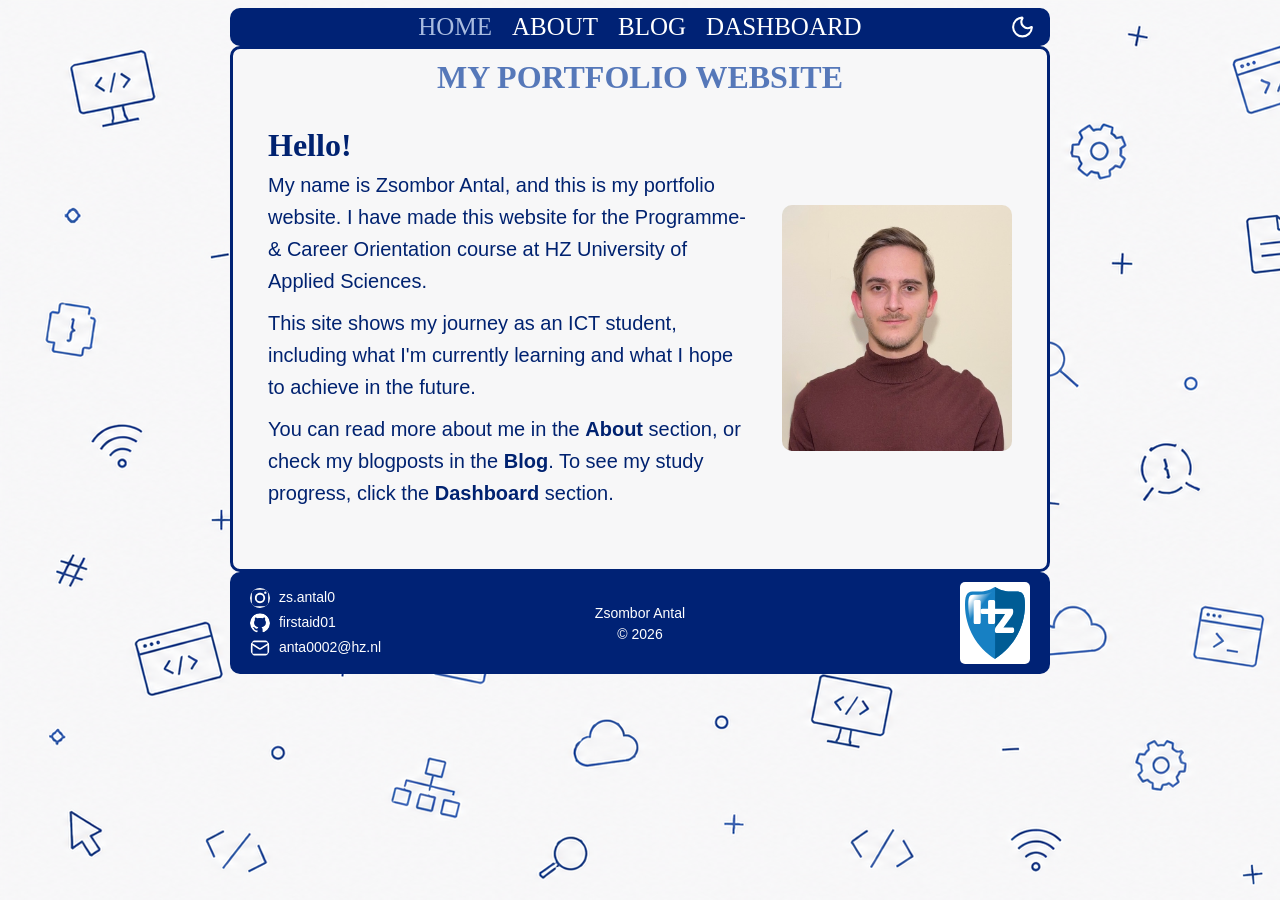
<file: index.html>
<!DOCTYPE html>
<html lang="en">

<head>
    <link rel="stylesheet" href="./css/style.css">
    <meta name="viewport" content="width=device-width, initial-scale=1.0">
    <meta charset="UTF-8">
    <meta name="description" content="My ICT portfolio at HZ University of Applied Sciences">
    <title>Home | My ICT Portfolio</title>
</head>
<!-- NAVBAR  -->

<body>
    <nav class="navbar">
        <a class="current" href="./index.html">HOME</a>
        <a href="./about.html">ABOUT</a>
        <a href="./blog.html">BLOG</a>
        <a href="./dashboard.html">DASHBOARD</a>
        <button class="theme-toggle" onclick="toggleDarkMode()">
            <img id="theme-icon" src="./resources/moon.svg" alt="Enable dark mode">
        </button>
    </nav>

    <!-- MAIN BODY -->
    <main class="main">
        <h1>MY PORTFOLIO WEBSITE</h1>
        <section class="index-intro">
            <div class="index-main">
                <h2>Hello!</h2>
                <p>My name is Zsombor Antal, and this is my portfolio website. I have made this website for the
                    Programme- & Career Orientation course at HZ University of Applied Sciences.</p>
                <p>This site shows my journey as an ICT student, including what I'm currently learning and what I hope
                    to achieve in the future.
                </p>
                <p>You can read more about me in the <b>About</b> section, or check my blogposts in the <b>Blog</b>. To
                    see my study progress, click the <b>Dashboard</b> section.</p>
            </div>
            <img class="me2" src="./resources/me2.jpeg" alt="Picture">
        </section>
    </main>

    <!-- FOOTER -->
    <footer class="footer">
        <div class="footer-contact">
            <p>
                <img src="./resources/Instagram_Glyph_White.svg" alt="Instagram">
                <a href="https://www.instagram.com/zs.antal0/" target="_blank">zs.antal0</a>
            </p>
            <p>
                <img src="./resources/GitHub_Invertocat_White.svg" alt="GitHub">
                <a href="https://github.com/firstaid01" target="_blank">firstaid01</a>
            </p>
            <p><img class="email-icon" src="./resources/mail.svg" alt="Email"> anta0002@hz.nl</p>
        </div>
        <div class="footer-copyright">
            <p>Zsombor Antal</p>
            <p>© 2026</p>
        </div>
        <img class="hz-logo" src="./resources/hz-logo.svg" alt="HZ University of Applied Sciences shield">
    </footer>
</body>
<!-- JS -->
<script src="./js/darkmode.js"></script>
</html>
</file>
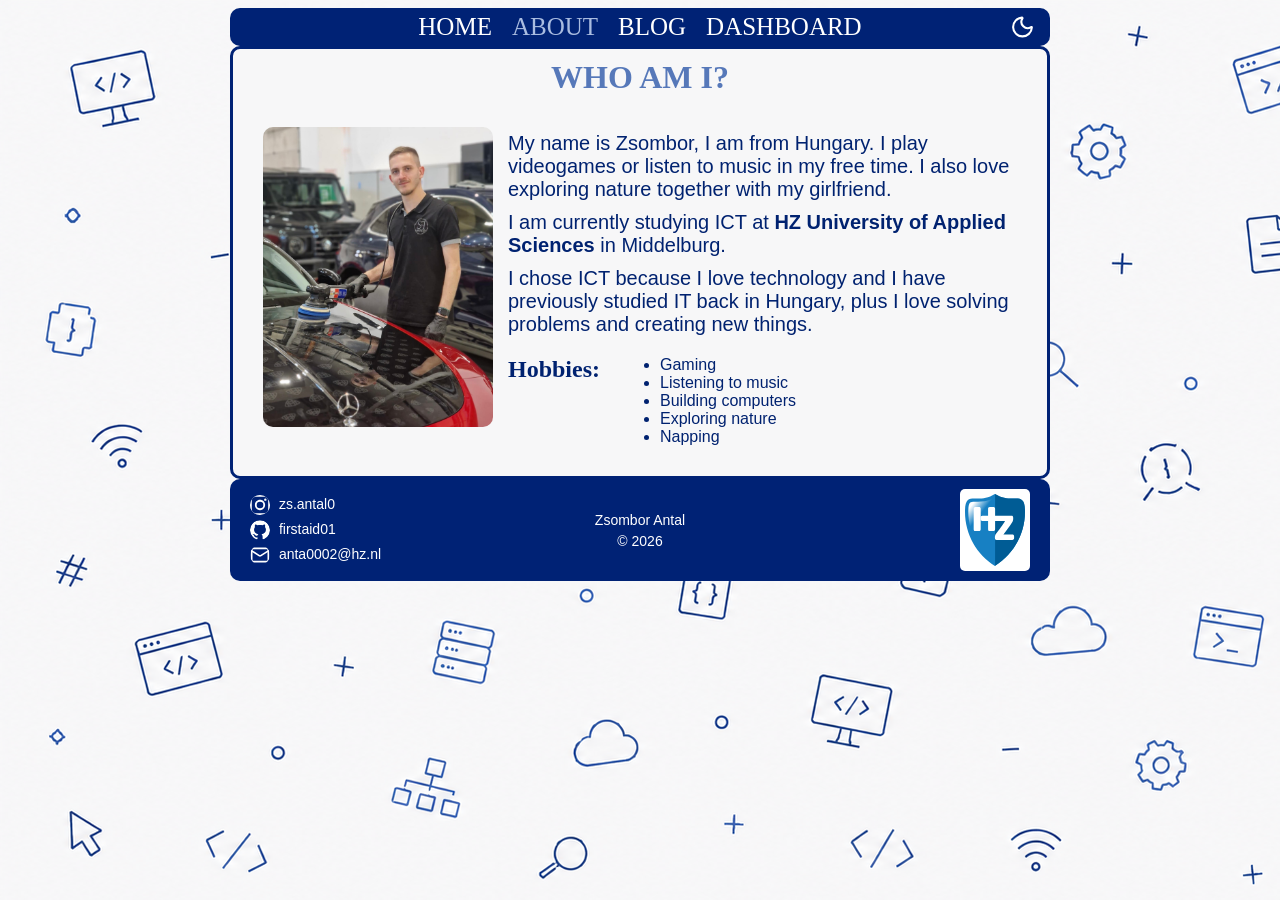
<file: about.html>
<!DOCTYPE html>
<html lang="en">

<head>
    <link rel="stylesheet" href="./css/style.css">
    <meta name="viewport" content="width=device-width, initial-scale=1.0">
    <meta charset="UTF-8">
    <meta name="description" content="Introduction">
    <title>Who am I? | My ICT Portfolio</title>
</head>

<body>
    <!-- NAVBAR HERE -->
    <nav class="navbar">
        <a href="./index.html">HOME</a>
        <a class="current" href="./about.html">ABOUT</a>
        <a href="./blog.html">BLOG</a>
        <a href="./dashboard.html">DASHBOARD</a>
        <button class="theme-toggle" onclick="toggleDarkMode()">
            <img id="theme-icon" src="./resources/moon.svg" alt="Enable dark mode">
        </button>
    </nav>

    <!-- MAIN BODY -->
    <main class="main">
        <h1>WHO AM I?</h1>
        <div class="bio-container">
            <img class="me" src="./resources/me.jpg">
            <div class="bio">
                <p>My name is Zsombor, I am from Hungary. I play videogames or listen to music in my free time. I also
                    love exploring nature together with my girlfriend.</p>
                <p>I am currently studying ICT at <b>HZ University of Applied Sciences</b> in Middelburg.
                <p>I chose ICT because I love technology and I have previously studied IT back in
                    Hungary, plus I love solving problems and creating new things.</p>

                <!-- HOBBIES -->
                <div class="hobbies">
                    <h2>Hobbies:</h2>
                    <ul class="hobbylist">
                        <li>Gaming</li>
                        <li>Listening to music</li>
                        <li>Building computers</li>
                        <li>Exploring nature</li>
                        <li>Napping</li>
                    </ul>
                </div>
            </div>
        </div>
    </main>

    <!-- FOOTER / CONTACT / LOGO(?)-->
    <footer class="footer">
        <div class="footer-contact">
            <p> <img src="./resources/Instagram_Glyph_White.svg" alt="Instagram"> <a
                    href="https://www.instagram.com/zs.antal0/" target="_blank">zs.antal0</a>
            </p>
            <p> <img src="./resources/GitHub_Invertocat_White.svg" alt="GitHub"> <a href="https://github.com/firstaid01"
                    target="_blank">firstaid01</a> </p>
            <p> <img class="email-icon" src="./resources/mail.svg" alt="Email"> anta0002@hz.nl </p>
        </div>
        <div class="footer-copyright">
            <p>Zsombor Antal</p>
            <p>© 2026</p>
        </div>
        <img class="hz-logo" src="./resources/hz-logo.svg" alt="HZ University of Applied Sciences shield">
    </footer>
    <!-- JS -->
    <script src="./js/darkmode.js"></script>
</body>

</html>
</file>
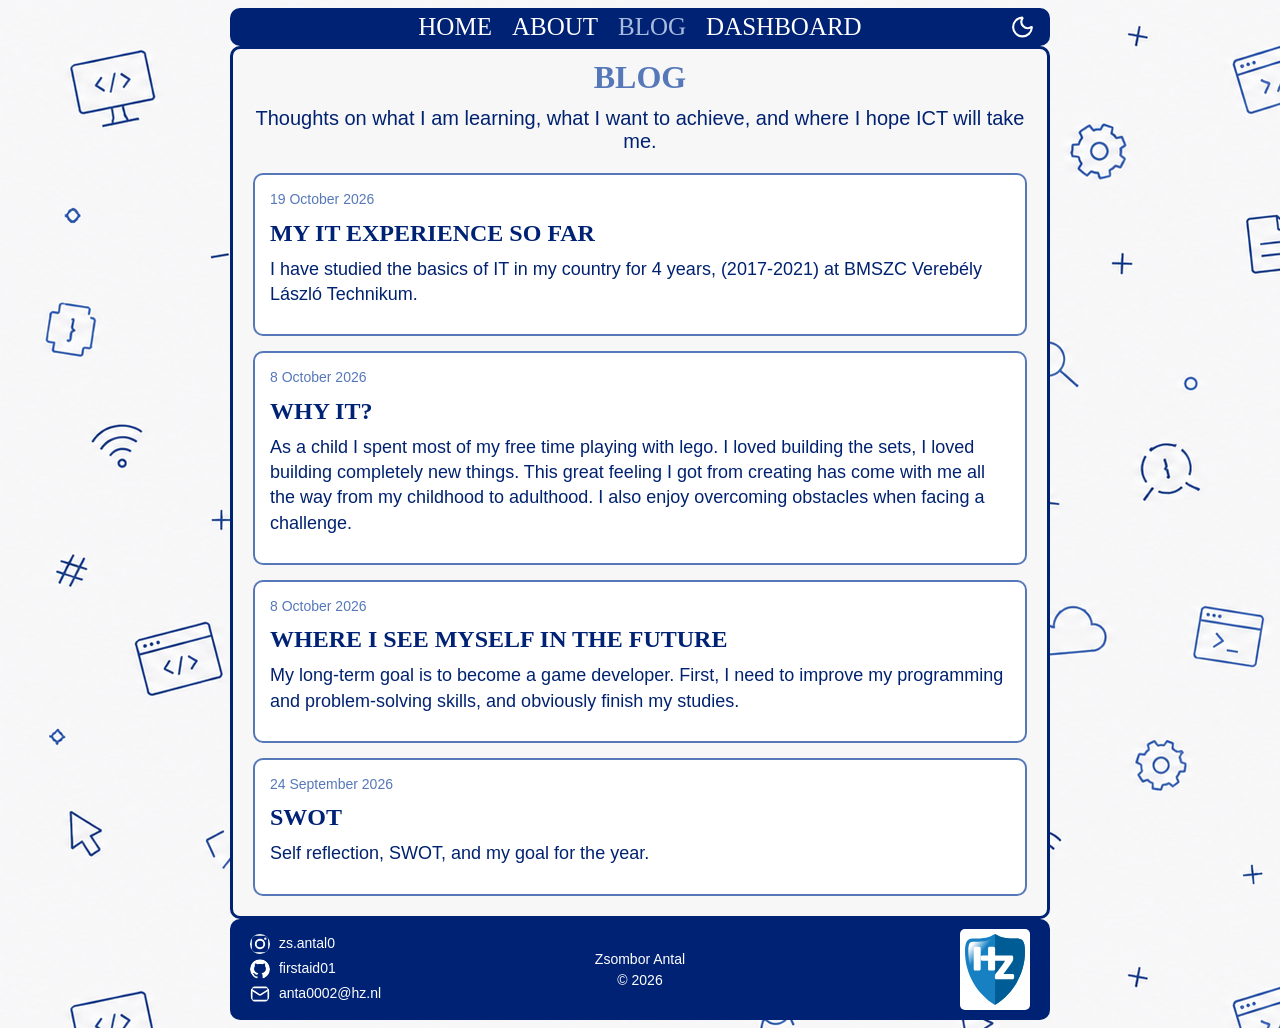
<file: blog.html>
<!DOCTYPE html>
<html lang="en">

<head>
    <link rel="stylesheet" href="./css/style.css">
    <meta name="viewport" content="width=device-width, initial-scale=1.0">
    <meta charset="UTF-8">
    <meta name="description" content="Blogposts about goals, future, study.">
    <title>Blog | Zsombor Antal</title>
</head>

<body>
    <!-- NAVBAR -->
    <nav class="navbar">
        <a href="./index.html">HOME</a>
        <a href="./about.html">ABOUT</a>
        <a class="current" href="./blog.html">BLOG</a>
        <a href="./dashboard.html">DASHBOARD</a>
        <button class="theme-toggle" onclick="toggleDarkMode()">
            <img id="theme-icon" src="./resources/moon.svg" alt="Enable dark mode">
        </button>
    </nav>

    <!-- BLOG FEED -->
    <main class="main">
        <h1>BLOG</h1>
        <p class="blog-intro">Thoughts on what I am learning, what I want to achieve, and where I hope ICT will take me.
        </p>
        <section class="blog-feed" aria-label="Blog posts, newest first">

            <!-- IT EXPERIENCE -->
            <article class="blog-post">
                <p class="post-date"><time datetime="2026-10-19">19 October 2026</time></p>
                <h2><a href="./experience.html">MY IT EXPERIENCE SO FAR</a></h2>
                <p>I have studied the basics of IT in my country for 4 years, (2017-2021) at BMSZC Verebély László
                    Technikum.</p>
            </article>

            <!-- WHY IT -->
            <article class="blog-post">
                <p class="post-date"><time datetime="2026-10-08">8 October 2026</time></p>
                <h2><a href="./why-it.html">WHY IT?</a></h2>
                <p>As a child I spent most of my free time playing with lego. I loved building the sets, I loved
                    building completely new things. This great feeling I got from creating has come with me all the way
                    from my childhood to adulthood. I also enjoy overcoming obstacles when facing a challenge.</p>
            </article>

            <!-- FUTURE -->
            <article class="blog-post">
                <p class="post-date"><time datetime="2026-10-08">8 October 2026</time></p>
                <h2><a href="./direction.html">WHERE I SEE MYSELF IN THE FUTURE</a></h2>
                <p>My long-term goal is to become a game developer. First, I need to improve my programming and
                    problem-solving skills, and obviously finish my studies.</p>
            </article>

            <!-- SWOT -->
            <article class="blog-post">
                <p class="post-date"><time datetime="2026-09-24">24 September 2026</time></p>
                <h2><a href="./goals.html">SWOT</a></h2>
                <p>Self reflection, SWOT, and my goal for the year.</p>
            </article>
        </section>
    </main>

    <!-- FOOTER -->
    <footer class="footer">
        <div class="footer-contact">
            <p> <img src="./resources/Instagram_Glyph_White.svg" alt="Instagram"> <a
                    href="https://www.instagram.com/zs.antal0/" target="_blank">zs.antal0</a>
            </p>
            <p> <img src="./resources/GitHub_Invertocat_White.svg" alt="GitHub"> <a href="https://github.com/firstaid01"
                    target="_blank">firstaid01</a> </p>
            <p> <img class="email-icon" src="./resources/mail.svg" alt="Email"> anta0002@hz.nl </p>
        </div>
        <div class="footer-copyright">
            <p>Zsombor Antal</p>
            <p>© 2026</p>
        </div>
        <img class="hz-logo" src="./resources/hz-logo.svg" alt="HZ University of Applied Sciences shield">
    </footer>
    <!-- JS -->
    <script src="./js/darkmode.js"></script>
</body>

</html>
</file>
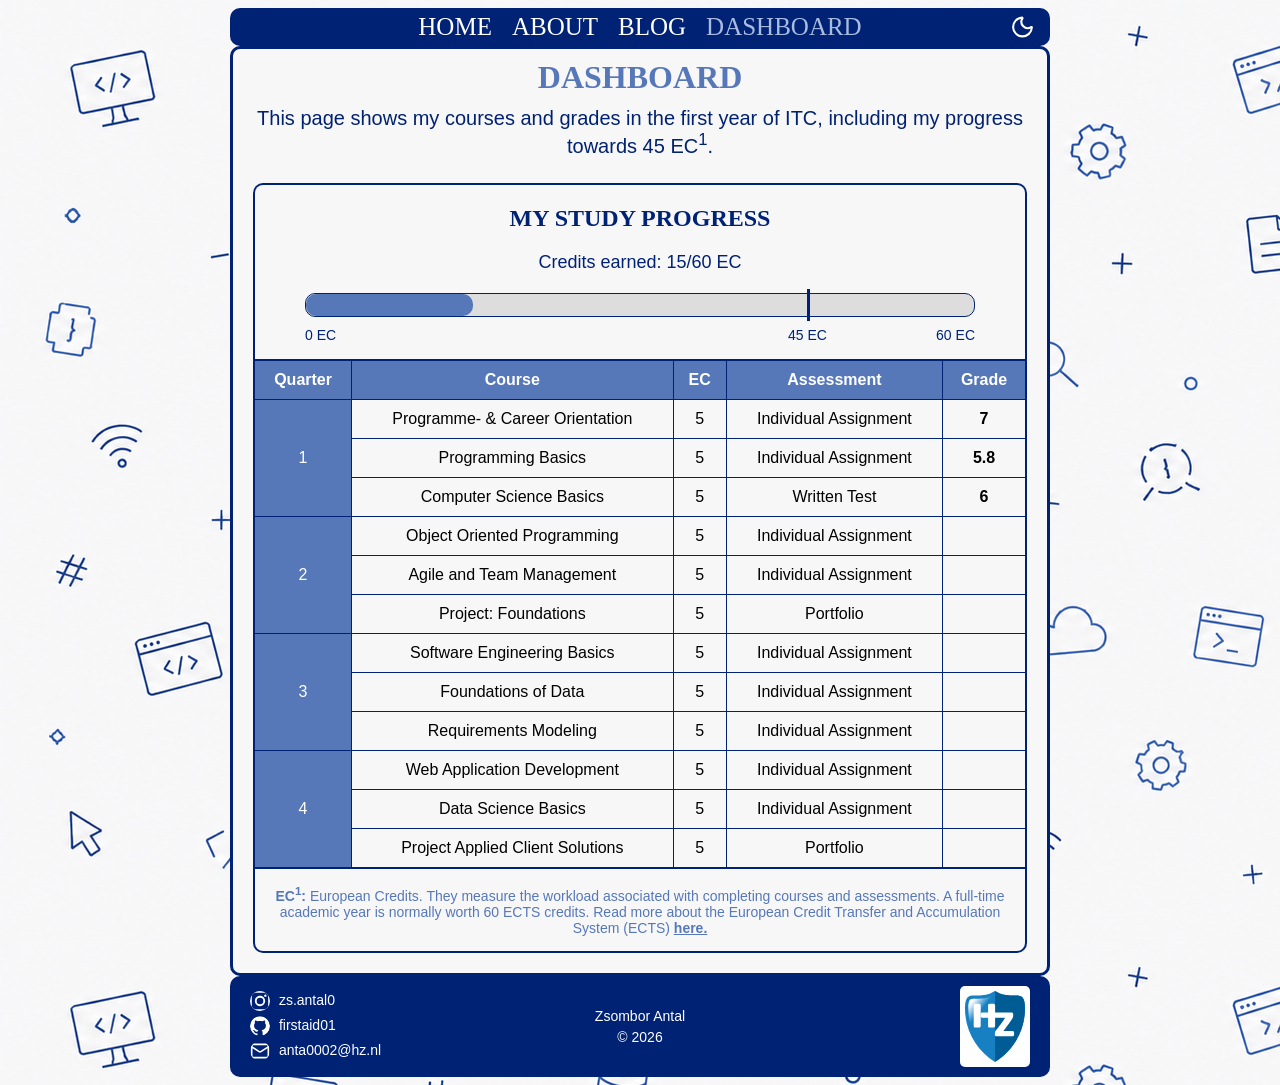
<file: dashboard.html>
<!DOCTYPE html>
<html lang="en">

<head>
    <link rel="stylesheet" href="./css/style.css">
    <meta name="viewport" content="width=device-width, initial-scale=1.0">
    <meta charset="UTF-8">
    <meta name="description" content="Dashboard about my study progress.">
    <title>Dashboard | My ICT Portfolio</title>
</head>

<body>
    <!-- NAVBAR HERE -->
    <nav class="navbar">
        <a href="./index.html">HOME</a>
        <a href="./about.html">ABOUT</a>
        <a href="./blog.html">BLOG</a>
        <a href="./dashboard.html" class="current">DASHBOARD</a>
        <button class="theme-toggle" onclick="toggleDarkMode()">
            <img id="theme-icon" src="./resources/moon.svg" alt="Enable dark mode">
        </button>
    </nav>
    <main class="main">
        <h1>DASHBOARD</h1>
        <p>This page shows my courses and grades in the first year of ITC, including my progress towards 45
            EC<sup>1</sup>.
        </p>

        <!-- STUDY PROGRESS BAR -->
        <section class="study-progress">
            <h2>MY STUDY PROGRESS</h2>
            <p class="progress-count">Credits earned: 15/60 EC</p>
            <div class="progress-bar">
                <div class="progress-fill" style="width: 25%;"></div>
                <div class="progress-marker"></div>
            </div>
            <div class="progress-labels">
                <span>0 EC</span>
                <span class="boundary-label">45 EC</span>
                <span>60 EC</span>
            </div>
        </section>

        <!-- DASHBOARD -->
        <table class="dashboard">
            <tr class="Dash_Header">
                <th>Quarter</th>
                <th>Course</th>
                <th>EC</th>
                <th>Assessment</th>
                <th>Grade</th>
            </tr>
            <!-- Q1 -->
            <!-- Programme- & Career Orientation -->
            <tr class="Q1">
                <td class="Q" rowspan="3">1</td>
                <td class="Q1">Programme- & Career Orientation</td>
                <td class="Q1">5</td>
                <td class="Q1">Individual Assignment</td>
                <td class="grade">7</td>
            </tr>
            <!-- Programming Basics -->
            <tr class="Q1">
                <td class="Q1">Programming Basics</td>
                <td class="Q1">5</td>
                <td class="Q1">Individual Assignment</td>
                <td class="grade">5.8</td>
            </tr>
            <!-- Computer Science Basics -->
            <tr class="Q1">
                <td class="Q1">Computer Science Basics</td>
                <td class="Q1">5</td>
                <td class="Q1">Written Test</td>
                <td class="grade">6</td>
            </tr>

            <!-- Q2 -->
            <!-- Object Oriented Programming -->
            <tr class="Q2">
                <td class="Q" rowspan="3">2</td>
                <td class="Q2">Object Oriented Programming</td>
                <td class="Q2">5</td>
                <td class="Q2">Individual Assignment</td>
                <td class="grade"></td>
            </tr>
            <!-- Agile and Team Management -->
            <tr class="Q2">
                <td class="Q2">Agile and Team Management</td>
                <td class="Q2">5</td>
                <td class="Q2">Individual Assignment</td>
                <td class="grade"></td>
            </tr>
            <!-- Project: Foundations -->
            <tr class="Q2">
                <td class="Q2">Project: Foundations</td>
                <td class="Q2">5</td>
                <td class="Q2">Portfolio</td>
                <td class="grade"></td>
            </tr>

            <!-- Q3 -->
            <!-- Software Engineering Basics-->
            <tr class="Q3">
                <td class="Q" rowspan="3">3</td>
                <td class="Q3">Software Engineering Basics</td>
                <td class="Q3">5</td>
                <td class="Q3">Individual Assignment</td>
                <td class="grade"></td>
            </tr>
            <!-- Foundations of Data -->
            <tr class="Q3">
                <td class="Q3">Foundations of Data</td>
                <td class="Q3">5</td>
                <td class="Q3">Individual Assignment</td>
                <td class="grade"></td>
            </tr>
            <!-- Requirements Modeling -->
            <tr class="Q3">
                <td class="Q3">Requirements Modeling</td>
                <td class="Q3">5</td>
                <td class="Q3">Individual Assignment</td>
                <td class="grade"></td>
            </tr>

            <!-- Q4 -->
            <!-- Web Application Development -->
            <tr class="Q4">
                <td class="Q" rowspan="3">4</td>
                <td class="Q4">Web Application Development</td>
                <td class="Q4">5</td>
                <td class="Q4">Individual Assignment</td>
                <td class="grade"></td>
            </tr>
            <!-- Data Science Basics -->
            <tr class="Q4">
                <td class="Q4">Data Science Basics</td>
                <td class="Q4">5</td>
                <td class="Q4">Individual Assignment</td>
                <td class="grade"></td>
            </tr>
            <!-- Project Applied Client Solutions -->
            <tr class="Q4">
                <td class="Q4">Project Applied Client Solutions</td>
                <td class="Q4">5</td>
                <td class="Q4">Portfolio</td>
                <td class="grade"></td>
            </tr>
        </table>

        <!-- EC INFO -->
        <div class="ec-info">
            <p><b>EC<sup>1</sup>:</b>
                European Credits. They measure the workload associated
                with completing courses and assessments. A full-time academic year
                is normally worth 60 ECTS credits.
                Read more about the European Credit Transfer and Accumulation System (ECTS)
                <a href="https://education.ec.europa.eu/education-levels/higher-education/inclusive-and-connected-higher-education/european-credit-transfer-and-accumulation-system"
                    target="_blank"><b>here.</b></a>
            </p>
        </div>
    </main>

    <!-- FOOTER / CONTACT / LOGO(?)-->
    <footer class="footer">
        <div class="footer-contact">
            <p> <img src="./resources/Instagram_Glyph_White.svg" alt="Instagram"> <a
                    href="https://www.instagram.com/zs.antal0/" target="_blank" rel="noopener noreferrer">zs.antal0</a>
            </p>
            <p> <img src="./resources/GitHub_Invertocat_White.svg" alt="GitHub"> <a href="https://github.com/firstaid01"
                    target="_blank" rel="noopener noreferrer">firstaid01</a> </p>
            <p> <img class="email-icon" src="./resources/mail.svg" alt="Email"> anta0002@hz.nl </p>
        </div>
        <div class="footer-copyright">
            <p>Zsombor Antal</p>
            <p>© 2026</p>
        </div>
        <img class="hz-logo" src="./resources/hz-logo.svg" alt="HZ University of Applied Sciences shield">
    </footer>
    <!-- JS -->
    <script src="./js/darkmode.js"></script>
</body>
</html>
</file>
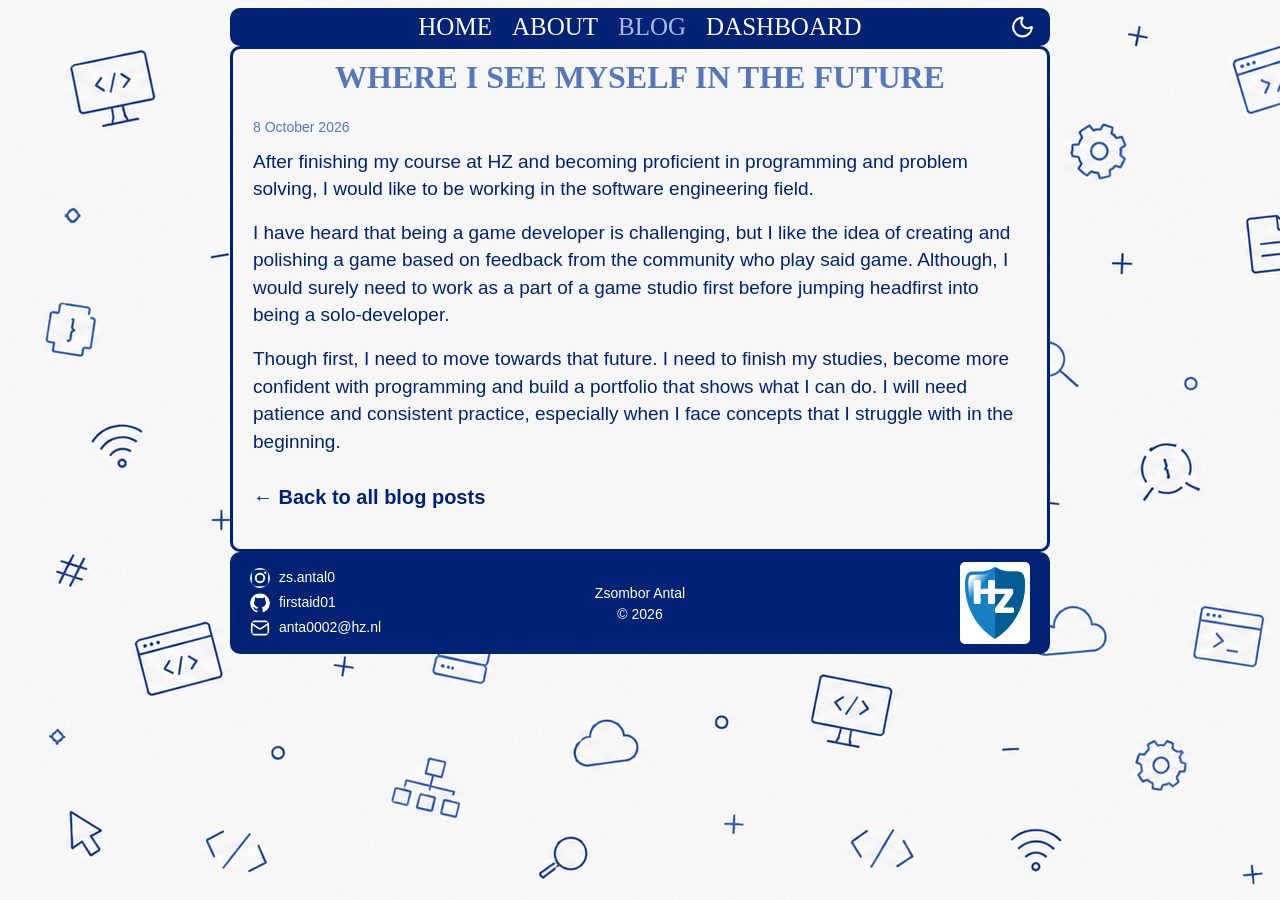
<file: direction.html>
<!DOCTYPE html>
<html lang="en">

<head>
    <link rel="stylesheet" href="./css/style.css">
    <meta name="viewport" content="width=device-width, initial-scale=1.0">
    <meta charset="UTF-8">
    <meta name="description" content="Future direction, goals in ICT.">
    <title>My future direction | Zsombor Antal</title>
</head>

<body>
    <!-- NAVBAR -->
    <nav class="navbar">
        <a href="./index.html">HOME</a>
        <a href="./about.html">ABOUT</a>
        <a class="current" href="./blog.html">BLOG</a>
        <a href="./dashboard.html">DASHBOARD</a>
        <button class="theme-toggle" onclick="toggleDarkMode()">
            <img id="theme-icon" src="./resources/moon.svg" alt="Enable dark mode">
        </button>
    </nav>

    <!-- MAIN BODY -->
    <main class="main">
        <h1>WHERE I SEE MYSELF IN THE FUTURE</h1>
        <article class="blog-article">
            <p class="post-date">8 October 2026</p>
            <p>After finishing my course at HZ and becoming proficient in programming and problem solving, I would like
                to be working in the software engineering field.</p>
            <p>I have heard that being a game developer is challenging, but I like the idea of creating and polishing a
                game based on feedback from the community who play said game. Although, I would surely need to work as a
                part of a game studio first before jumping headfirst into being a solo-developer.
            </p>
            <p>Though first, I need to move towards that future. I need to finish my studies, become more confident with
                programming and build a portfolio that shows what I can do. I will need patience and consistent
                practice, especially when I face concepts that I struggle with in the beginning.</p>
        </article>
        <p class="blog-back"><a href="./blog.html">← Back to all blog posts</a></p>
    </main>

    <!-- FOOTER -->
    <footer class="footer">
        <div class="footer-contact">
            <p> <img src="./resources/Instagram_Glyph_White.svg" alt="Instagram"> <a
                    href="https://www.instagram.com/zs.antal0/" target="_blank">zs.antal0</a>
            </p>
            <p> <img src="./resources/GitHub_Invertocat_White.svg" alt="GitHub"> <a href="https://github.com/firstaid01"
                    target="_blank">firstaid01</a> </p>
            <p> <img class="email-icon" src="./resources/mail.svg" alt="Email"> anta0002@hz.nl </p>
        </div>
        <div class="footer-copyright">
            <p>Zsombor Antal</p>
            <p>© 2026</p>
        </div>
        <img class="hz-logo" src="./resources/hz-logo.svg" alt="HZ University of Applied Sciences shield">
    </footer>

    <!-- JS -->
    <script src="./js/darkmode.js"></script>
</body>

</html>
</file>
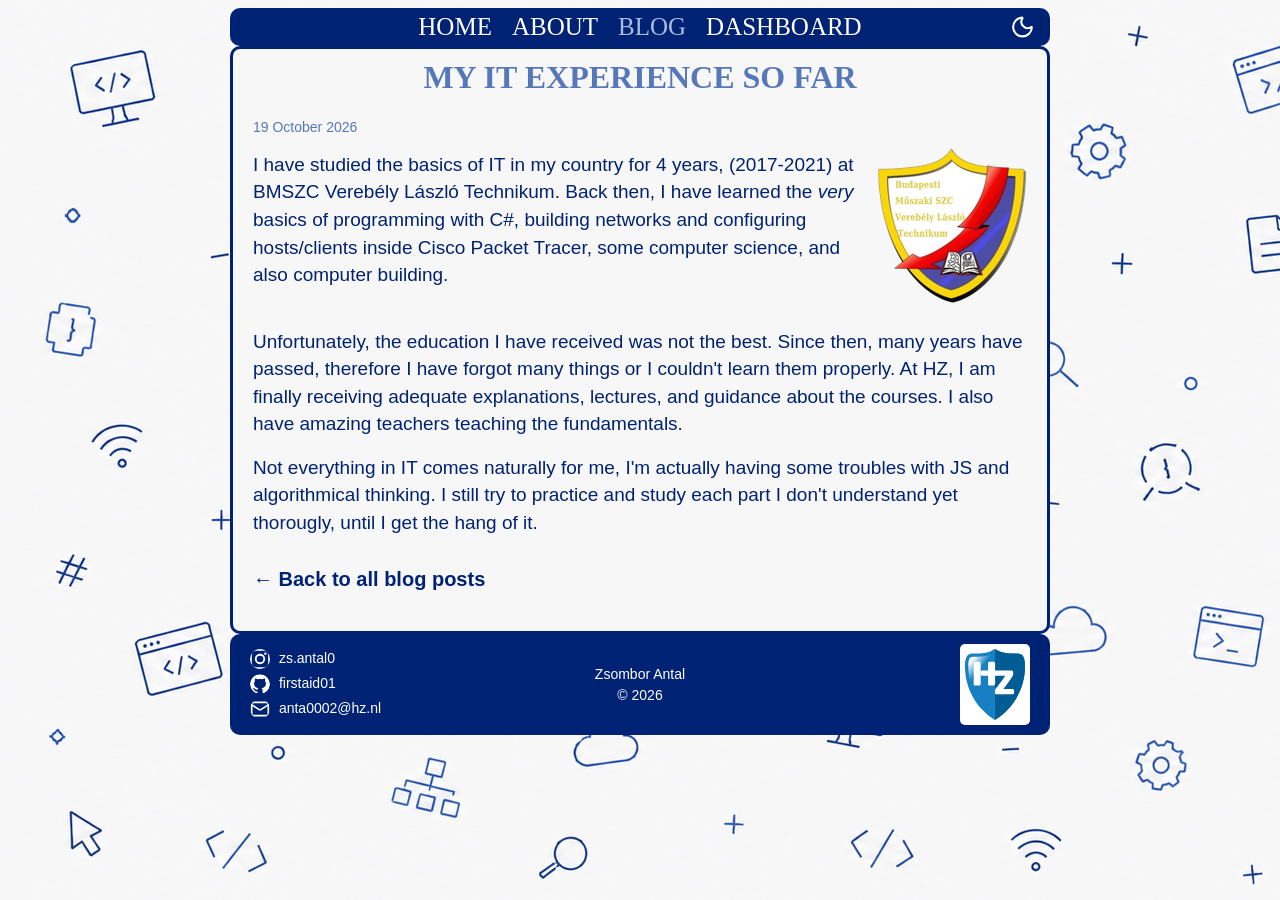
<file: experience.html>
<!DOCTYPE html>
<html lang="en">

<head>
    <link rel="stylesheet" href="./css/style.css">
    <meta name="viewport" content="width=device-width, initial-scale=1.0">
    <meta charset="UTF-8">
    <meta name="description" content="My IT experience.">
    <title>My IT experience | Zsombor Antal</title>
</head>

<body>
    <!-- NAVBAR -->
    <nav class="navbar">
        <a href="./index.html">HOME</a>
        <a href="./about.html">ABOUT</a>
        <a class="current" href="./blog.html">BLOG</a>
        <a href="./dashboard.html">DASHBOARD</a>
        <button class="theme-toggle" onclick="toggleDarkMode()">
            <img id="theme-icon" src="./resources/moon.svg" alt="Enable dark mode">
        </button>
    </nav>

    <!-- MAIN BODY -->
    <main class="main">
        <h1>MY IT EXPERIENCE SO FAR</h1>
        <article class="blog-article">
            <p class="post-date">19 October 2026</p>
            <div class="Prev-study">
                <p>I have studied the basics of IT in my country for 4 years, (2017-2021) at BMSZC Verebély László
                    Technikum. Back then, I have learned the <i>very</i> basics of programming with C#, building
                    networks
                    and configuring hosts/clients inside Cisco Packet Tracer, some computer science, and also computer
                    building. </p>
                <a href="https://verebelyszki.hu/" target="_blank" rel="noopener noreferrer">
                    <img class="school-logo" src="./resources/verebely.png" alt="BMSZC Verebély László Technikum logo">
                </a>
            </div>
            <p>Unfortunately, the education I have received was not the best. Since then, many years have passed,
                therefore I have forgot many things or I couldn't learn them properly.
                At HZ, I am finally receiving adequate explanations, lectures, and guidance about the courses. I also have amazing
                teachers teaching the fundamentals.</p>
            <p>Not everything in IT comes naturally for me, I'm actually having some troubles with JS and algorithmical thinking. I
                still try to practice and study each part I don't understand yet thorougly, until I get the hang of it.
                </p>
        </article>
        <p class="blog-back"><a href="./blog.html">← Back to all blog posts</a></p>
    </main>

    <!-- FOOTER -->
    <footer class="footer">
        <div class="footer-contact">
            <p> <img src="./resources/Instagram_Glyph_White.svg" alt="Instagram"> <a
                    href="https://www.instagram.com/zs.antal0/" target="_blank">zs.antal0</a>
            </p>
            <p> <img src="./resources/GitHub_Invertocat_White.svg" alt="GitHub"> <a href="https://github.com/firstaid01"
                    target="_blank">firstaid01</a> </p>
            <p> <img class="email-icon" src="./resources/mail.svg" alt="Email"> anta0002@hz.nl </p>
        </div>
        <div class="footer-copyright">
            <p>Zsombor Antal</p>
            <p>© 2026</p>
        </div>
        <img class="hz-logo" src="./resources/hz-logo.svg" alt="HZ University of Applied Sciences shield">
    </footer>
    
    <!-- JS -->
    <script src="./js/darkmode.js"></script>
</body>

</html>
</file>
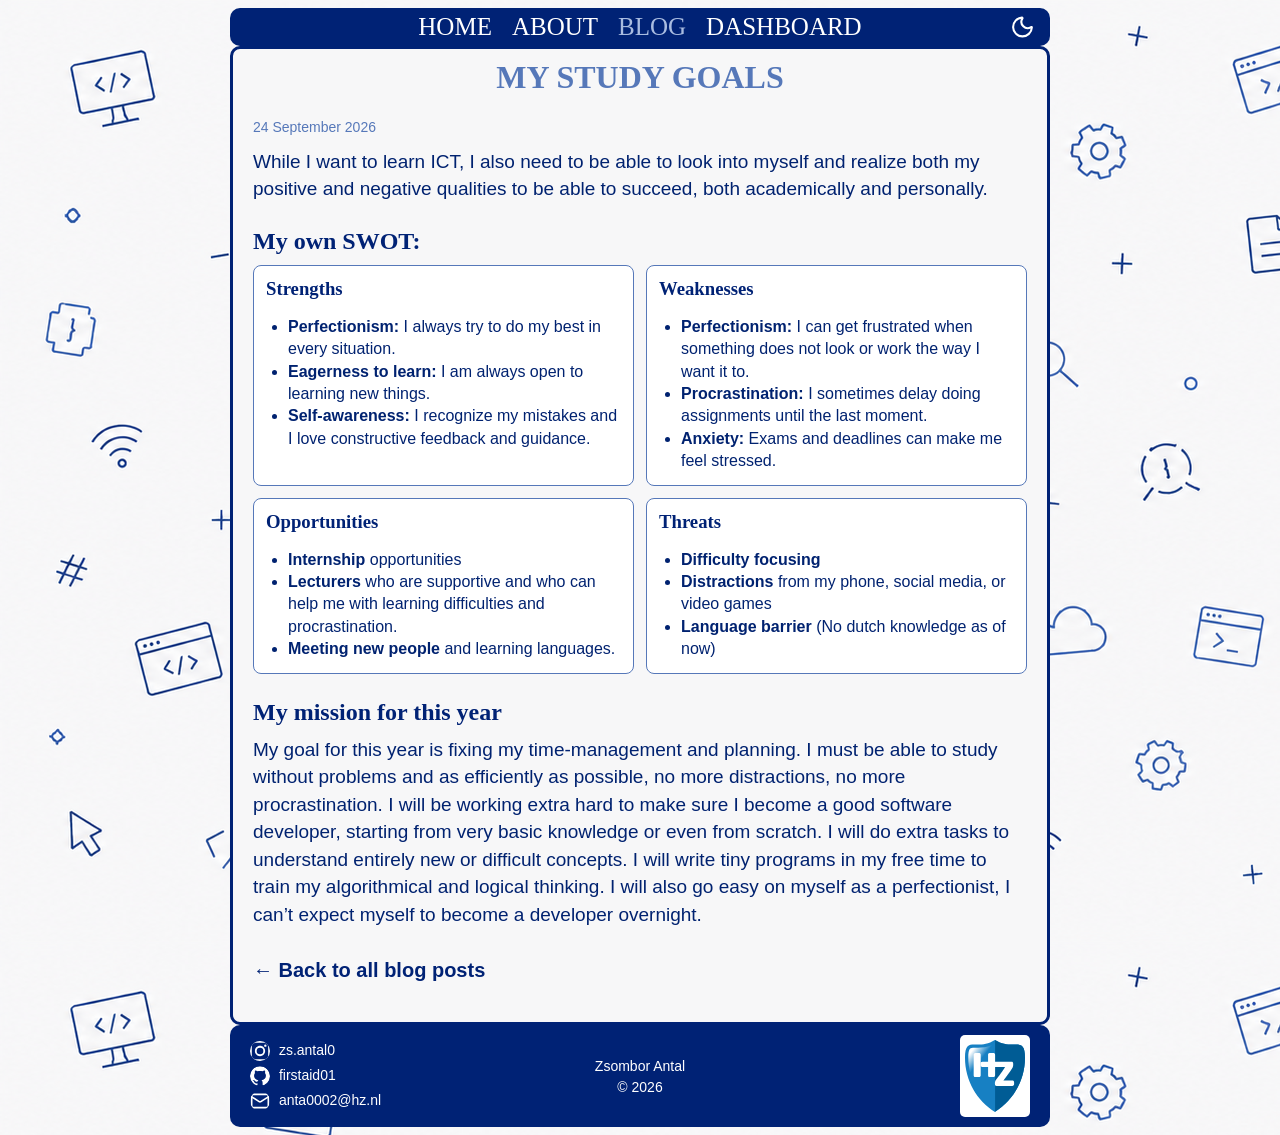
<file: goals.html>
<!DOCTYPE html>
<html lang="en">

<head>
    <link rel="stylesheet" href="./css/style.css">
    <meta name="viewport" content="width=device-width, initial-scale=1.0">
    <meta charset="UTF-8">
    <meta name="description" content="My personal SWOT analysis, study goals, and mission for my first year.">
    <title>Study goals | Zsombor Antal</title>
</head>

<body>
    <!-- NAVBAR -->
    <nav class="navbar">
        <a href="./index.html">HOME</a>
        <a href="./about.html">ABOUT</a>
        <a class="current" href="./blog.html">BLOG</a>
        <a href="./dashboard.html">DASHBOARD</a>
        <button class="theme-toggle" onclick="toggleDarkMode()">
            <img id="theme-icon" src="./resources/moon.svg" alt="Enable dark mode">
        </button>
    </nav>

    <!-- MAIN BODY -->
    <main class="main">
        <h1>MY STUDY GOALS</h1>
        <article class="blog-article">
            <p class="post-date">24 September 2026</p>
            <p>While I want to learn ICT, I also need to be able to look into myself and realize both my positive and
                negative qualities to be able to succeed, both academically and personally.</p>

            <!-- SWOT ANALISYS-->
            <h2>My own SWOT:</h2>
            <div class="swot-grid">
                <section class="swot-item">
                    <h3>Strengths</h3>
                    <ul>
                        <li><b>Perfectionism:</b> I always try to do my best in every situation.</li>
                        <li><b>Eagerness to learn:</b> I am always open to learning new things.</li>
                        <li><b>Self-awareness:</b> I recognize my mistakes and I love constructive feedback
                            and guidance.</li>
                    </ul>
                </section>
                <section class="swot-item">
                    <h3>Weaknesses</h3>
                    <ul>
                        <li><b>Perfectionism:</b> I can get frustrated when something does not look or work
                            the way I want it to.</li>
                        <li><b>Procrastination:</b> I sometimes delay doing assignments until the last moment.
                        </li>
                        <li><b>Anxiety:</b> Exams and deadlines can make me feel stressed.</li>
                    </ul>
                </section>
                <section class="swot-item">
                    <h3>Opportunities</h3>
                    <ul>
                        <li><b>Internship</b> opportunities</li>
                        <li><b>Lecturers</b> who are supportive and who can help me with learning difficulties and
                            procrastination.</li>
                        <li><b>Meeting new people</b> and learning languages.</li>
                    </ul>
                </section>
                <section class="swot-item">
                    <h3>Threats</h3>
                    <ul>
                        <li><b>Difficulty focusing</b></li>
                        <li><b>Distractions</b> from my phone, social media, or video games</li>
                        <li><b>Language barrier</b> (No dutch knowledge as of now)</li>
                    </ul>
                </section>
            </div>

            <!-- MISSION -->
            <h2>My mission for this year</h2>
            <p>My goal for this year is fixing my time-management and planning. I must be able to study without problems
                and as efficiently as possible, no more distractions, no more procrastination.

                I will be working extra hard to make sure I become a good software developer, starting from very basic
                knowledge or even from scratch.

                I will do extra tasks to understand entirely new or difficult concepts. I will write tiny programs in my
                free time to train my algorithmical and logical thinking. I will also go easy on myself as a
                perfectionist, I can’t expect myself to become a developer overnight.
            </p>
        </article>
        <p class="blog-back"><a href="./blog.html">← Back to all blog posts</a></p>
    </main>
    <!-- FOOTER -->
    <footer class="footer">
        <div class="footer-contact">
            <p> <img src="./resources/Instagram_Glyph_White.svg" alt="Instagram"> <a
                    href="https://www.instagram.com/zs.antal0/" target="_blank">zs.antal0</a>
            </p>
            <p> <img src="./resources/GitHub_Invertocat_White.svg" alt="GitHub"> <a href="https://github.com/firstaid01"
                    target="_blank">firstaid01</a> </p>
            <p> <img class="email-icon" src="./resources/mail.svg" alt="Email"> anta0002@hz.nl </p>
        </div>
        <div class="footer-copyright">
            <p>Zsombor Antal</p>
            <p>© 2026</p>
        </div>
        <img class="hz-logo" src="./resources/hz-logo.svg" alt="HZ University of Applied Sciences shield">
    </footer>
    
    <!-- JS -->
    <script src="./js/darkmode.js"></script>
</body>

</html>
</file>
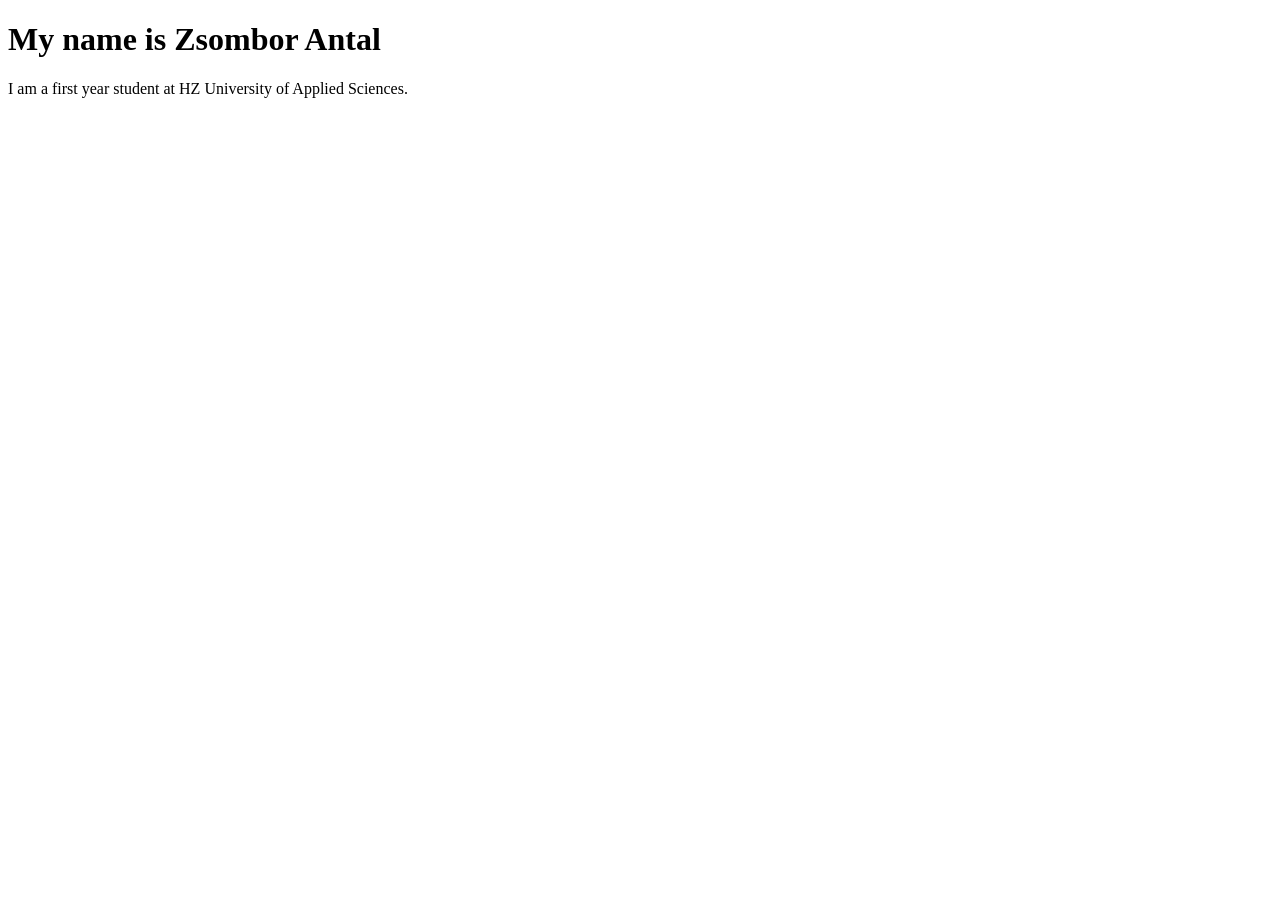
<file: Profile.html>
<!DOCTYPE html>
    <html>
        <title>Zsombor Antal</title>
        <body>
            <main>
                <h1>My name is Zsombor Antal</h1>
                <p>I am a first year student at HZ University of Applied Sciences.</p>
            </main>
        </body>
        <footer>

        </footer>
    </html>
</file>
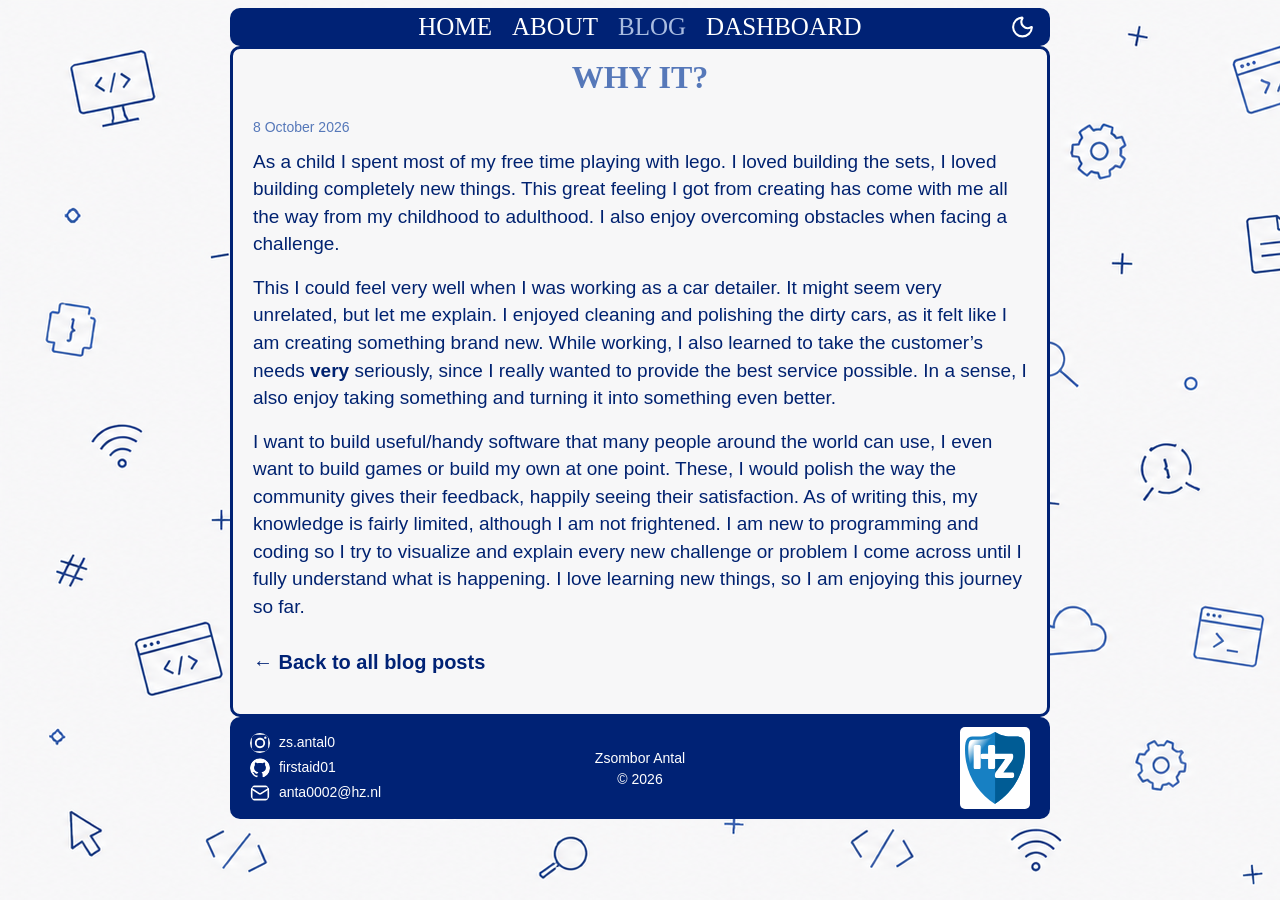
<file: why-it.html>
<!DOCTYPE html>
<html lang="en">

<head>
    <link rel="stylesheet" href="./css/style.css">
    <meta name="viewport" content="width=device-width, initial-scale=1.0">
    <meta charset="UTF-8">
    <meta name="description"
        content="My thoughts on software engineering, the skills it requires, and why this field appeals to me.">
    <title>Software engineering | Zsombor Antal</title>
</head>

<body>
    <!-- NAVBAR -->
    <nav class="navbar">
        <a href="./index.html">HOME</a>
        <a href="./about.html">ABOUT</a>
        <a class="current" href="./blog.html">BLOG</a>
        <a href="./dashboard.html">DASHBOARD</a>
        <button class="theme-toggle" onclick="toggleDarkMode()">
            <img id="theme-icon" src="./resources/moon.svg" alt="Enable dark mode">
        </button>
    </nav>

    <!-- MAIN BODY -->
    <main class="main">
        <h1>WHY IT?</h1>
        <article class="blog-article">
            <p class="post-date">8 October 2026</p>
            <p>As a child I spent most of my free time playing with lego. I loved building the sets, I loved
                building completely new things. This great feeling I got from creating has come with me all the way
                from my childhood to adulthood. I also enjoy overcoming obstacles when facing a challenge.</p>

            <p>This I could feel very well when I was working as a car detailer. It might seem very unrelated, but let
                me explain.
                I enjoyed cleaning and polishing the dirty cars, as it felt like I am creating something brand new.
                While working, I also learned to take the customer’s needs <b>very</b> seriously, since I really wanted
                to
                provide the best service possible. In a sense, I also enjoy taking something and turning it into
                something even better.</p>

            <p>I want to build useful/handy software that many people around the world can use, I even want to build
                games or build my own at one point. These, I would polish the way the community gives their feedback,
                happily seeing their satisfaction. As of writing this, my knowledge is fairly limited, although I am
                not frightened. I am new to programming and coding so I try to visualize and explain every new
                challenge or problem I come across until I fully understand what is happening. I love learning new
                things, so I am enjoying this journey so far.</p>
        </article>
        <p class="blog-back"><a href="./blog.html">← Back to all blog posts</a></p>
    </main>

    <!-- FOOTER -->
    <footer class="footer">
        <div class="footer-contact">
            <p> <img src="./resources/Instagram_Glyph_White.svg" alt="Instagram"> <a
                    href="https://www.instagram.com/zs.antal0/" target="_blank">zs.antal0</a>
            </p>
            <p> <img src="./resources/GitHub_Invertocat_White.svg" alt="GitHub"> <a href="https://github.com/firstaid01"
                    target="_blank">firstaid01</a> </p>
            <p> <img class="email-icon" src="./resources/mail.svg" alt="Email"> anta0002@hz.nl </p>
        </div>
        <div class="footer-copyright">
            <p>Zsombor Antal</p>
            <p>© 2026</p>
        </div>
        <img class="hz-logo" src="./resources/hz-logo.svg" alt="HZ University of Applied Sciences shield">
    </footer>

    <!-- JS -->
    <script src="./js/darkmode.js"></script>
</body>

</html>
</file>
<file: css/style.css>
/* general body */
body {
    margin-left: auto;
    margin-right: auto;
    background-image: url("../resources/bg.png");
    ;
    padding-left: 230px;
    padding-right: 230px;
    min-width: 500px;
}

h1,
h2,
h3,
h4,
h5,
h6 {
    text-align: center;
    font-family: impact;
}

.main h2 {
    color: #002270;
}

p {
    text-align: center;
    font-family: sans-serif;
    color: #002270;
}

.main {
    background-color: #F7F7F8;
    margin-left: auto;
    margin-right: auto;
    padding: 20px;
    border-style: solid;
    /* border-radius: 5px; */
    border-color: #002275;
    border-radius: 10px;
}

.main h1 {
    margin-left: auto;
    margin-right: auto;
    margin-top: -10px;
}


/* NAVBAR */
.navbar {
    display: flex;
    align-items: center;
    justify-content: center;
    position: relative;
    background-color: #002275;
    padding-top: 5px;
    padding-bottom: 5px;
    color: white;
    max-width: auto;
    margin-left: auto;
    margin-right: auto;
    min-width: 400px;
    gap: 20px;
    border-radius: 10px;
}

.navbar a {
    color: white;
    font-family: impact;
    font-size: 25px;
    text-decoration: none;
    /* font-weight: bold; */
    transition: color 0.2s;
    /* margin-left: 20px; */

}

.navbar a:hover {
    color: #5678B9;
}

.navbar a:active {
    color: #002275;
}

.navbar a.current {
    color: #A9BCE0;
}

.theme-toggle {
    position: absolute;
    right: 15px;
    top: 50%;
    transform: translateY(-50%);
    padding: 0;
    background: none;
    border: none;
    cursor: pointer;
    display: flex;
    align-items: center;
    justify-content: center;
}

.theme-toggle img {
    width: 25px;
    height: 25px;
    display: block;
}


/* MEDIA */
img {
    text-align: center;
    /* margin-left: auto;
    margin-right: auto; */
    border-radius: 10px;

}

.me2 {
    width: 230px;
    max-width: 35%;
    height: auto;
    object-fit: cover;
    border-radius: 10px;
}

.me {
    width: 100%;
    height: 80%;
    /* max-width: 350px;
    object-fit: cover;
    border-radius: 10px; */
}

/* FOOTER */
.footer {
    display: grid;
    grid-template-columns: 1fr 1fr 1fr;
    align-items: center;
    background-color: #002275;
    color: white;
    padding: 10px 20px;
    margin-top: 0;
    border-radius: 10px;
}

.footer-contact {
    display: flex;
    flex-direction: column;
    /* align-items: left; */
    align-items: flex-start;
    gap: 5px;
}

.footer-contact a {
    color: white;
    text-decoration: none;
    transition: color 0.2s;
}

.footer-contact a:hover {
    color: #5678B9;
}

.footer-contact a:active {
    color: #A9BCE0;
}

.footer-contact p {
    color: white;
    font-family: sans-serif;
    font-size: 14px;
    margin: 0;
}

.footer-contact img {
    width: 20px;
    height: 20px;
    vertical-align: middle;
    margin-right: 5px;
}

/* .email-icon {
    width: 18px;
    height: 18px;
} */

.footer-copyright {
    text-align: center;
}

/*
.footer p {
    color: white;
    font-family: sans-serif;
    font-size: 14px;
    margin: 0;
}
*/

.footer-copyright p {
    color: white;
    font-family: sans-serif;
    font-size: 14px;
    margin: 5px;
}


.hz-logo {
    width: 60px;
    height: auto;
    background-color: white;
    padding: 5px;
    border-radius: 5px;
    margin-left: auto;
}

/*
.footer img {
    width: 150px;
}
*/


/* INDEX PAGE */
.index-intro {
    display: flex;
    align-items: center;
    justify-content: space-between;
    gap: 30px;
    padding: 10px 15px 20px;
}

.index-main {
    flex: 1;
}

.index-main h2 {
    text-align: left;
    font-size: 32px;
    margin-top: 0;
    margin-bottom: 15px;
}

.index-main p {
    text-align: left;
    line-height: 1.6;
    font-size: 18px;
    margin: 0;
}

.index-image {
    width: 230px;
    height: 250px;
    object-fit: cover;
    flex-shrink: 0;
}


/* DASHBOARD */
.main p {
    margin-top: -10px;
    margin-bottom: 20px;
    font-size: 20px;
}

.main h1 {
    color: #5678B9;
}


/* STUDY PROGRESS BAR */
.study-progress {
    margin-top: 25px;
    padding-left: 50px;
    padding-right: 50px;
    padding-bottom: 10px;
    border-top: 2px solid #002275;
    border-left: 2px solid #002275;
    border-right: 2px solid #002275;
    border-radius: 10px 10px 0 0;
    background-color: #F7F7F8;
}

.study-progress h2 {
    color: #002275;
}

.study-progress p {
    font-family: sans-serif;
    font-size: 18px;
    color: #002275;
    text-align: center;
    margin: 10px 0;
}

.progress-bar {
    position: relative;
    height: 22px;
    background-color: #dddddd;
    border: 1px solid #002275;
    border-radius: 10px;
    margin: 20px 0 10px;
}

.progress-fill {
    height: 100%;
    background-color: #5678B9;
    border-radius: 10px;
}

.progress-marker {
    position: absolute;
    left: 75%;
    top: -5px;
    width: 3px;
    height: 32px;
    background-color: #002275;
}

.progress-labels {
    position: relative;
    height: 22px;
    font-family: sans-serif;
    font-size: 14px;
    color: #002275;
}

.progress-labels span {
    position: absolute;
}

.progress-labels span:first-child {
    left: 0;
}

.progress-labels .boundary-label {
    left: 75%;
    transform: translateX(-50%);
}

.progress-labels span:last-child {
    right: 0;
}


/* DASHBOARD TABLE */
.dashboard {
    width: 100%;
    border-collapse: collapse;
    border: 2px solid #002275;
}

.Dash_Header {
    background-color: #5678B9;
    color: white;
    font-family: impact;
}

.Q {
    background-color: #5678B9;
    color: white;
    font-family: impact;
}

.dashboard th,
.dashboard td {
    border: 1.5px solid #002275;
    padding: 10px;
    text-align: center;
    font-family: sans-serif;
}

.grade {
    font-weight: bold;
}


/* EC NOTE */
.ec-info {
    padding: 10px 15px;
    border-left: 2px solid #002275;
    border-right: 2px solid #002275;
    border-bottom: 2px solid #002275;
    border-radius: 0 0 10px 10px;
    background-color: #F7F7F8;
}

.ec-info p {
    font-family: sans-serif;
    font-size: 14px;
    color: #5678B9;
    margin: 5px 0;
}

.ec-info a {
    color: #5678B9;
    ;
}


/* BLOG */
.blogbuttons {
    display: flex;
    justify-content: center;
    background-color: #5678B9;
    padding-top: 5px;
    padding-bottom: 5px;
    color: white;
    max-width: auto;
    margin-left: auto;
    margin-right: auto;
    min-width: 400px;
    gap: 20px;
    border-radius: 10px;
}

.blogbuttons a {
    color: white;
    font-family: impact;
    font-size: 25px;
    text-decoration: none;
    transition: color 0.2s;
}

.blogbuttons a:hover {
    color: #002275;
}

.blogbuttons a.current {
    color: #A9BCE0;
}

/* Don't look at this */
/* .mainpage_blog{
    background-color: #F7F7F8;
    display: block;
    flex-direction: column;
    margin-left: auto;
    margin-right: auto;
    text-align: center;
    color: #5678B9;
} */
/* .mainpage_blog h1{
    font-family: impact;
    padding-top: -20px;
} */


/* ABOUT */
.bio-container {
    display: flex;
    align-items: flex-start;
    padding: 10px;
}

.me {
    width: 230px;
    max-width: 35%;
    height: auto;
    border-radius: 10px;
}

.bio {
    padding-top: 15px;
    padding-left: 15px;
    flex: 1;
    min-width: 0;
}

.bio p {
    text-align: left;
    font-size: 20px;
}

.hobbies {
    display: flex;
    flex-direction: row;
    align-items: flex-start;
    padding-left: 0;
    gap: 20px;
    margin-top: 15px;
}

.hobbies h2 {
    text-align: left;
    margin-top: 0;
}

.hobbylist {
    font-family: sans-serif;
    color: #002270;
    margin-top: 0;
    margin-bottom: 0;
}


/* BLOG POSTS */
.blog-intro {
    text-align: center;
    font-size: 18px;
    margin-top: 0;
}

.blog-feed {
    display: flex;
    flex-direction: column;
    gap: 15px;
}

.blog-post {
    background-color: white;
    border: 2px solid #5678B9;
    border-radius: 10px;
    padding: 15px;
}

.blog-post h2 {
    text-align: left;
    margin-top: 0;
    margin-bottom: 10px;
    color: #002275;
}

.blog-post h2 a {
    color: #002275;
    text-decoration: none;
    transition: color 0.2s;
}

.blog-post h2 a:hover,
.blog-back a:hover {
    color: #5678B9;
}

.blog-post p {
    text-align: left;
    font-size: 18px;
    line-height: 1.4;
    margin-top: 0;
    margin-bottom: 12px;
}

.blog-post .post-date,
.blog-article .post-date {
    color: #5678B9;
    font-size: 14px;
    margin-bottom: 10px;
}

.blog-back a {
    color: #002275;
    font-family: sans-serif;
    font-weight: bold;
    text-decoration: none;
    transition: color 0.2s;
}

.blog-article h2 {
    text-align: left;
    color: #002275;
    margin-top: 25px;
    margin-bottom: 10px;
}

.blog-article h3 {
    text-align: left;
    margin-top: 0;
    margin-bottom: 10px;
}

.blog-article p {
    text-align: left;
    font-size: 19px;
    line-height: 1.45;
    margin-top: 0;
    margin-bottom: 16px;
}

.blog-article ul {
    font-family: sans-serif;
    color: #002270;
    line-height: 1.4;
    padding-left: 22px;
}


/* EXPERIENCE */
.Prev-study {
    display: flex;
    align-items: center;
    gap: 20px;
    margin-bottom: 20px;
}

.Prev-study p {
    flex: 1;
}

.school-logo {
    width: 150px;
    height: auto;
    object-fit: contain;
}


/* SWOT */
.swot-grid {
    display: grid;
    grid-template-columns: 1fr 1fr;
    gap: 12px;
}

.swot-item {
    background-color: white;
    border: 1.5px solid #5678B9;
    border-radius: 8px;
    padding: 12px;
}

.swot-item h3 {
    color: #002275;
}

.swot-item ul {
    margin-bottom: 0;
}

/* GOALS */
.mission p {
    text-align: left;
}

.blog-back {
    text-align: left;
    padding-top: 25px;
    margin-top: 18px;
    margin-bottom: 0;
}






/* DARK MODE */
body.dark-mode {
    background-color: #20242C;
    background-image: url("../resources/background-dark.svg");
    background-size: cover;
    background-position: center;
    background-attachment: fixed;
    color: #E4E8F0;
}

body.dark-mode .main {
    background-color: #292F3A;
    color: #E4E8F0;
    border-color: #567DBD;
}

body.dark-mode h1,
body.dark-mode h2,
body.dark-mode h3 {
    color: #8EABEA;
}

body.dark-mode .main p,
body.dark-mode .main li {
    color: #E4E8F0;
}

body.dark-mode .main a {
    color: #A9C2FF;
}

body.dark-mode .navbar,
body.dark-mode .footer {
    background-color: #345DB5;
}

body.dark-mode .navbar a {
    color: #FFFFFF;
}


/* DASHBOARD STUDY PROGRESS */
body.dark-mode .study-progress {
    background-color: #292F3A;
    color: #E4E8F0;
    border-color: #567DBD;
}

body.dark-mode .progress-count,
body.dark-mode .progress-labels {
    color: #E4E8F0;
}

body.dark-mode .progress-bar {
    background-color: #343E50;
    border-color: #345DB5;
}

body.dark-mode .progress-fill {
    background-color: #567DBD;
}

body.dark-mode .progress-marker {
    background-color: #345DB5;
}

/* DASHBOARD TABLE */
body.dark-mode .dashboard {
    border-color: #567DBD;
}

body.dark-mode .dashboard th,
body.dark-mode .dashboard td {
    border-color: #567DBD;
}

body.dark-mode .Dash_Header th,
body.dark-mode .dashboard td.Q {
    background-color: #345DB5;
    color: #FFFFFF;
}

body.dark-mode .dashboard td.Q1,
body.dark-mode .dashboard td.Q2,
body.dark-mode .dashboard td.Q3,
body.dark-mode .dashboard td.Q4,
body.dark-mode .dashboard td.grade {
    background-color: #343E50;
    color: #E4E8F0;
}

/* EC INFORMATION */
body.dark-mode .ec-info {
    background-color: #343E50;
    color: #E4E8F0;
    border-color: #567DBD;
}

body.dark-mode .ec-info p {
    color: #E4E8F0;
}

body.dark-mode .ec-info a {
    color: #A9C2FF;
}

/* BLOG POSTS */
body.dark-mode .blog-post {
    background-color: #343E50;
    border-color: #567DBD;
}

body.dark-mode .blog-post p {
    color: #E4E8F0;
}

body.dark-mode .blog-post h2 a {
    color: #8EABEA;
}

/* DARK MODE NAVBAR TEXT */
body.dark-mode .navbar a:hover {
    color: #A9BCE0;
}

body.dark-mode .navbar a:active {
    color: #345DB5;
}

body.dark-mode .navbar a.current {
    color: #8EABEA;
}
</file>
